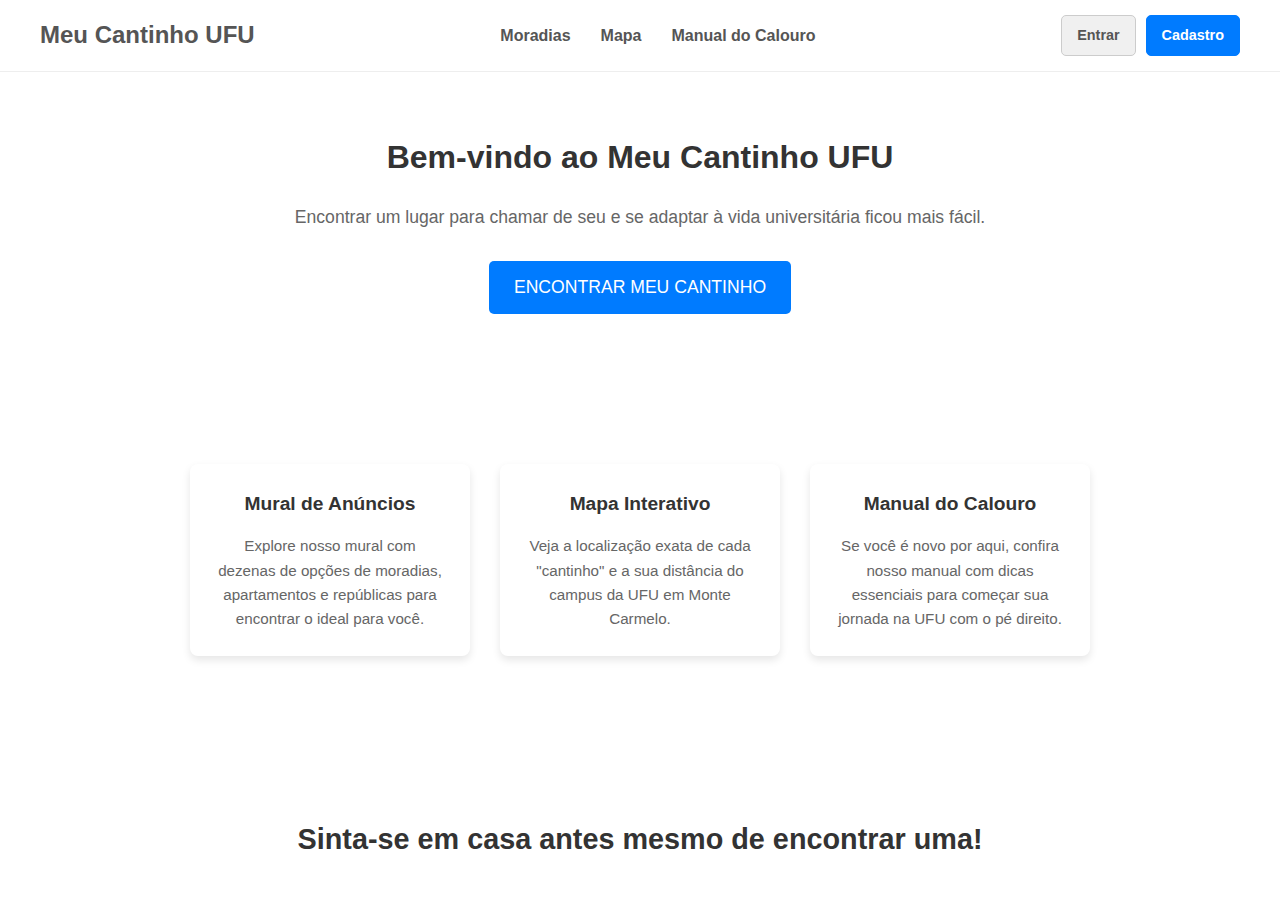
<file: index.html>
<!doctype html>
<html lang="pt-br">
    <head>
        <meta charset="UTF-8" />
        <meta name="viewport" content="width=device-width, initial-scale=1.0" />
        <title>Meu Cantinho UFU</title>

        <link rel="stylesheet" href="header.css" />
        <style>
            /* reset */
            * {
                box-sizing: border-box;
                margin: 0;
                padding: 0;
            }

            body {
                font-family: Arial, sans-serif;
                line-height: 1.6;
                color: #333;
            }

            /* main section */
            .main-content {
                text-align: center;
                padding: 60px 0; 
                margin-bottom: 30px; 
            }

            .main-content h1 {
                margin-bottom: 20px;
                color: #333;
            }

            .main-content p {
                margin-bottom: 30px;
                color: #666;
                font-size: 1.1em;
            }

            .main-button {
                display: inline-block;
                padding: 12px 25px;
                background-color: #007bff;
                color: white;
                text-decoration: none;
                border: none;
                border-radius: 5px;
                cursor: pointer;
                font-size: 1.1em;
                transition: background-color 0.3s ease;
            }

            .main-button:hover {
                background-color: #0056b3;
            }

            /* info section */
            .info {
                display: flex;
                flex-direction: row;
                justify-content: center;
                flex-wrap: wrap;
                gap: 30px;
                padding: 60px 0;
                max-width: 1200px;
                margin: 0 auto;
            }

            .info-card {
                width: 280px;
                padding: 25px;
                border-radius: 8px;
                box-shadow: 0 4px 8px rgba(0, 0, 0, 0.1);
                background-color: #fff;
                display: flex;
                flex-direction: column;
                align-items: center;
                text-align: center;
                transition: transform 0.2s ease-in-out;
            }

            .info-card:hover {
                transform: scale(1.02);
            }

            .info-card h4 {
                margin-bottom: 15px;
                color: #333;
                font-size: 1.2em;
            }

            .info-card p {
                text-align: center;
                color: #666;
                font-size: 0.95em;
            }

            /* final text */
            .final-text {
                text-align: center;
                padding: 60px 0;
                margin-top: 40px;
            }

            .final-text h2 {
                color: #333;
                font-size: 1.8em;
            }
        </style>
    </head>
    <body>
        <header>
            <a href="index.html"><h2>Meu Cantinho UFU</h2></a>

            <div class="menu">
                <a href="moradias.html">Moradias</a>
                <a href="mapa.html">Mapa</a>
                <a href="manual.html">Manual do Calouro</a>
            </div>

            <div class="user-auth logged-out" id="userAuthContainer">
                <div class="login-register-buttons">
                    <a href="#" class="auth-button">Entrar</a>
                    <a href="#" class="auth-button primary">Cadastro</a>
                </div>
                <div class="profile">
                    <a href="#">
                        <!-- <img src="imagem_perfil">  -->
                    </a>
                </div>
            </div>
        </header>
        <section class="main-content">
            <h1><b>Bem-vindo ao Meu Cantinho UFU</b></h1>
            <p>
                Encontrar um lugar para chamar de seu e se adaptar à vida
                universitária ficou mais fácil.
            </p>
            <a href="moradias.html" class="main-button"
                >ENCONTRAR MEU CANTINHO</a
            >
        </section>

        <section class="info">
            <div class="info-card">
                <h4><b>Mural de Anúncios</b></h4>
                <p>
                    Explore nosso mural com dezenas de opções de moradias,
                    apartamentos e repúblicas para encontrar o ideal para você.
                </p>
            </div>
            <div class="info-card">
                <h4><b>Mapa Interativo</b></h4>
                <p>
                    Veja a localização exata de cada "cantinho" e a sua
                    distância do campus da UFU em Monte Carmelo.
                </p>
            </div>
            <div class="info-card">
                <h4><b>Manual do Calouro</b></h4>
                <p>
                    Se você é novo por aqui, confira nosso manual com dicas
                    essenciais para começar sua jornada na UFU com o pé direito.
                </p>
            </div>
        </section>

        <section class="final-text">
            <h2>Sinta-se em casa antes mesmo de encontrar uma!</h2>
        </section>
    </body>
</html>
</file>
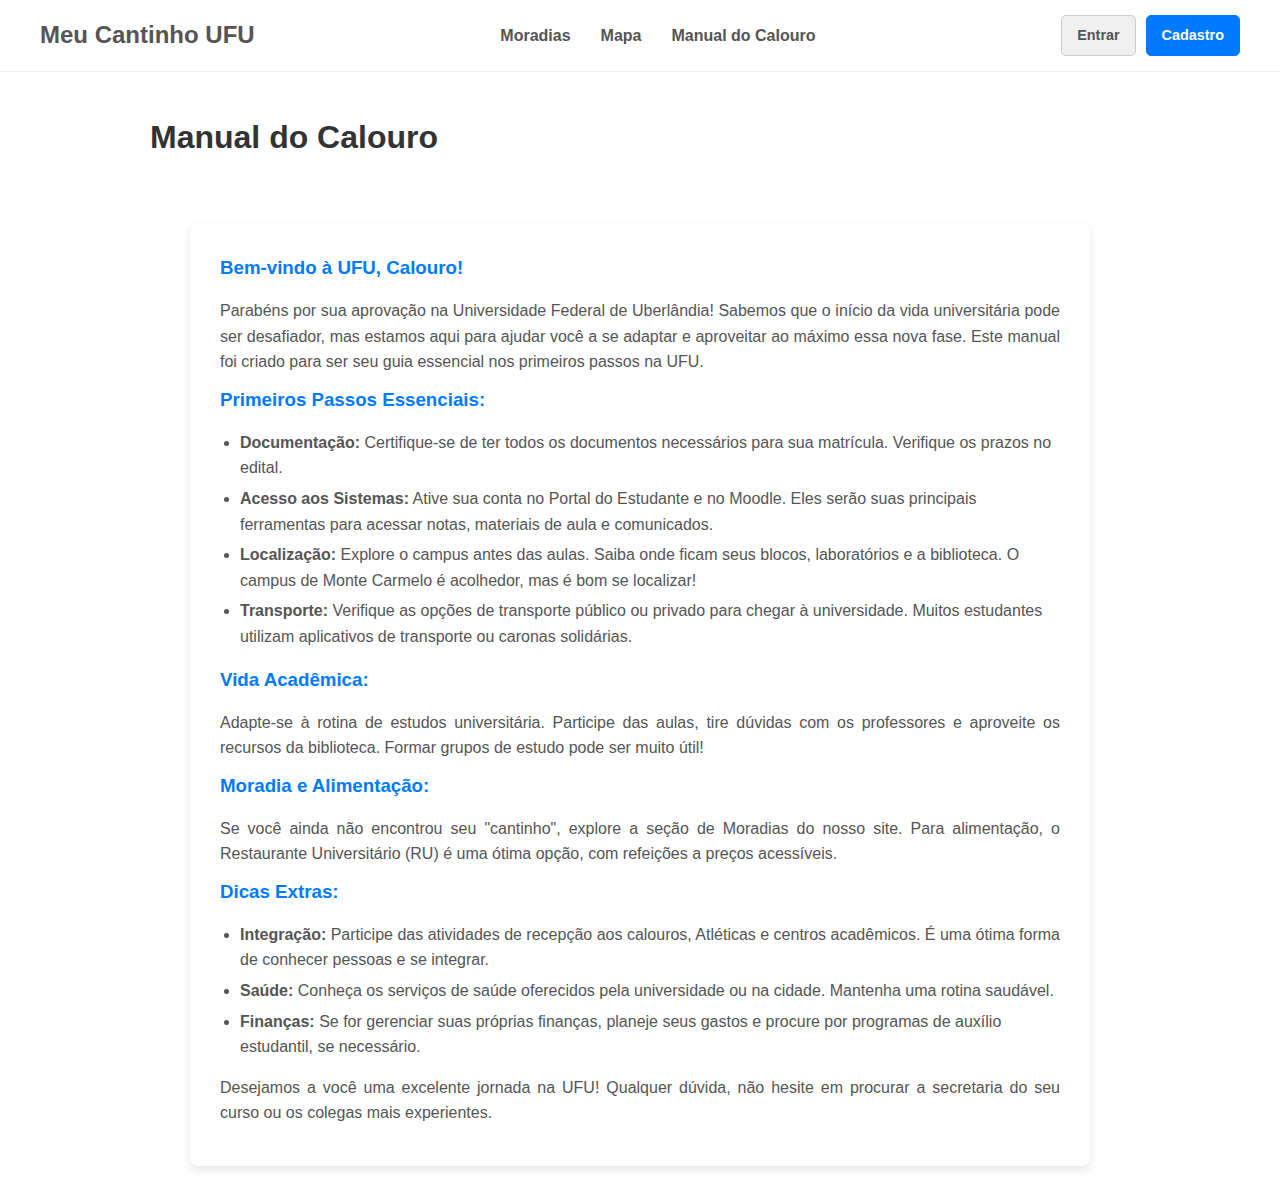
<file: manual.html>
<!doctype html>
<html lang="pt-br">
    <head>
        <meta charset="UTF-8" />
        <meta name="viewport" content="width=device-width, initial-scale=1.0" />
        <title>Meu Cantinho UFU - Manual do Calouro</title>

        <link rel="stylesheet" href="header.css" />
        <style>
            /* reset */
            * {
                box-sizing: border-box;
                margin: 0;
                padding: 0;
            }

            body {
                font-family: Arial, sans-serif;
                line-height: 1.6;
                color: #333;
            }

            /* container title */
            .container-title {
                padding: 40px 0px 40px 150px;
                color: #333;
            }

            /* main content container */
            .main-content {
                display: flex;
                justify-content: center;
                width: 100%;
                padding: 20px 0;
            }

            .content-wrapper {
                width: 80%;
                max-width: 900px;
                padding: 30px;
                background-color: #fff;
                border-radius: 8px;
                box-shadow: 0 4px 8px rgba(0, 0, 0, 0.1);
            }

            .content-wrapper h3 {
                margin-bottom: 15px;
                color: #007bff;
            }

            .content-wrapper p {
                margin-bottom: 10px;
                text-align: justify;
                color: #555;
            }

            .content-wrapper ul {
                list-style-type: disc;
                margin-left: 20px;
                margin-bottom: 15px;
                color: #555;
            }

            .content-wrapper li {
                margin-bottom: 5px;
            }
        </style>
    </head>
    <body>
        <header>
            <a href="index.html"><h2>Meu Cantinho UFU</h2></a>

            <div class="menu">
                <a href="moradias.html">Moradias</a>
                <a href="mapa.html">Mapa</a>
                <a href="manual.html">Manual do Calouro</a>
            </div>

            <div class="user-auth logged-out" id="userAuthContainer">
                <div class="login-register-buttons">
                    <a href="#" class="auth-button">Entrar</a>
                    <a href="#" class="auth-button primary">Cadastro</a>
                </div>
                <div class="profile">
                    <a href="#">
                        <!-- <img src="imagem_perfil">  -->
                    </a>
                </div>
            </div>
        </header>

        <h1 class="container-title">Manual do Calouro</h1>

        <section class="main-content">
            <div class="content-wrapper">
                <h3>Bem-vindo à UFU, Calouro!</h3>
                <p>
                    Parabéns por sua aprovação na Universidade Federal de
                    Uberlândia! Sabemos que o início da vida universitária pode
                    ser desafiador, mas estamos aqui para ajudar você a se
                    adaptar e aproveitar ao máximo essa nova fase. Este manual
                    foi criado para ser seu guia essencial nos primeiros passos
                    na UFU.
                </p>

                <h3>Primeiros Passos Essenciais:</h3>
                <ul>
                    <li>
                        <b>Documentação:</b> Certifique-se de ter todos os
                        documentos necessários para sua matrícula. Verifique os
                        prazos no edital.
                    </li>
                    <li>
                        <b>Acesso aos Sistemas:</b> Ative sua conta no Portal do
                        Estudante e no Moodle. Eles serão suas principais
                        ferramentas para acessar notas, materiais de aula e
                        comunicados.
                    </li>
                    <li>
                        <b>Localização:</b> Explore o campus antes das aulas.
                        Saiba onde ficam seus blocos, laboratórios e a
                        biblioteca. O campus de Monte Carmelo é acolhedor, mas é
                        bom se localizar!
                    </li>
                    <li>
                        <b>Transporte:</b> Verifique as opções de transporte
                        público ou privado para chegar à universidade. Muitos
                        estudantes utilizam aplicativos de transporte ou caronas
                        solidárias.
                    </li>
                </ul>

                <h3>Vida Acadêmica:</h3>
                <p>
                    Adapte-se à rotina de estudos universitária. Participe das
                    aulas, tire dúvidas com os professores e aproveite os
                    recursos da biblioteca. Formar grupos de estudo pode ser
                    muito útil!
                </p>

                <h3>Moradia e Alimentação:</h3>
                <p>
                    Se você ainda não encontrou seu "cantinho", explore a seção
                    de Moradias do nosso site. Para alimentação, o Restaurante
                    Universitário (RU) é uma ótima opção, com refeições a preços
                    acessíveis.
                </p>

                <h3>Dicas Extras:</h3>
                <ul>
                    <li>
                        <b>Integração:</b> Participe das atividades de recepção
                        aos calouros, Atléticas e centros acadêmicos. É uma
                        ótima forma de conhecer pessoas e se integrar.
                    </li>
                    <li>
                        <b>Saúde:</b> Conheça os serviços de saúde oferecidos
                        pela universidade ou na cidade. Mantenha uma rotina
                        saudável.
                    </li>
                    <li>
                        <b>Finanças:</b> Se for gerenciar suas próprias
                        finanças, planeje seus gastos e procure por programas de
                        auxílio estudantil, se necessário.
                    </li>
                </ul>

                <p>
                    Desejamos a você uma excelente jornada na UFU! Qualquer
                    dúvida, não hesite em procurar a secretaria do seu curso ou
                    os colegas mais experientes.
                </p>
            </div>
        </section>
    </body>
</html>
</file>
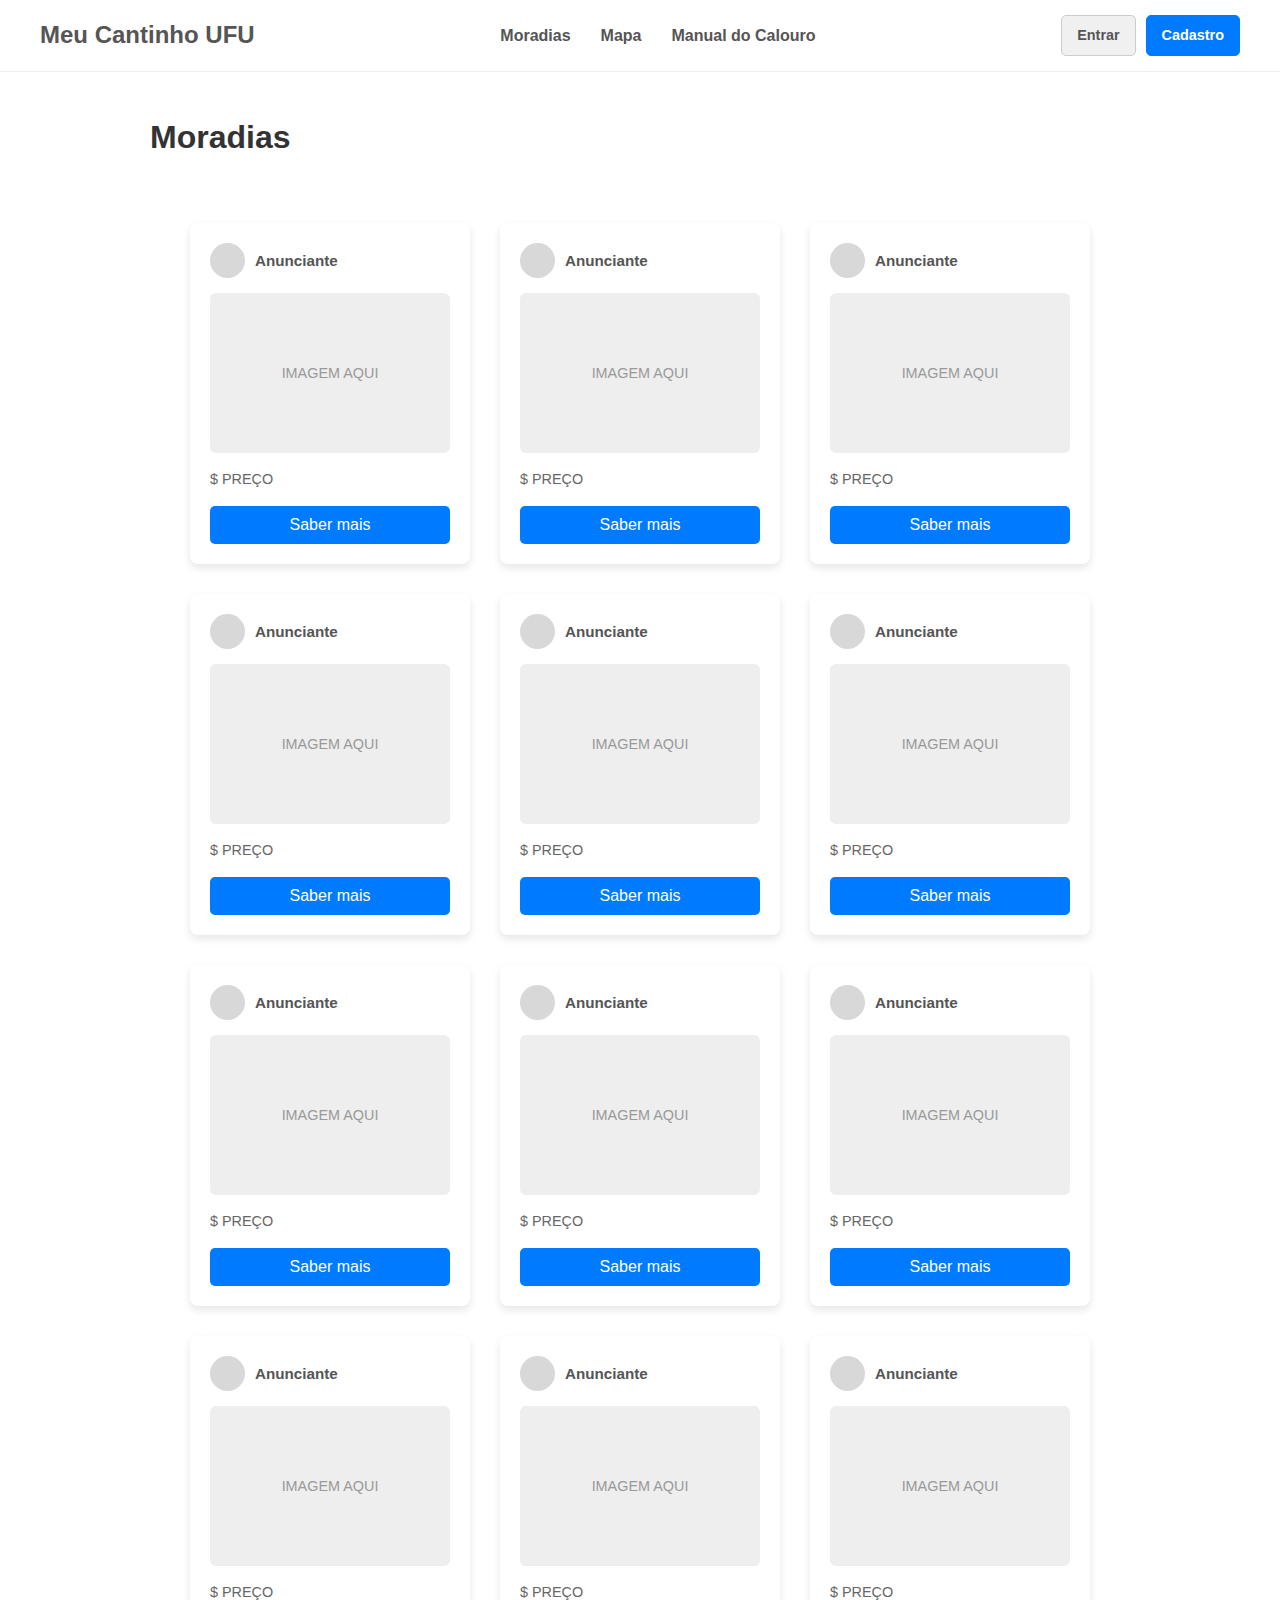
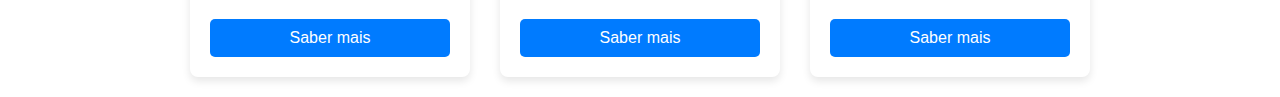
<file: moradias.html>
<!doctype html>
<html lang="pt-br">
    <head>
        <meta charset="UTF-8" />
        <meta name="viewport" content="width=device-width, initial-scale=1.0" />
        <title>Meu Cantinho UFU - Moradias</title>

        <link rel="stylesheet" href="header.css" />
        <style>
            /* reset */
            * {
                box-sizing: border-box;
                margin: 0;
                padding: 0;
            }

            body {
                font-family: Arial, sans-serif;
                line-height: 1.6;
                color: #333;
            }

            /* container settings */
            .container-title {
                padding: 40px 0px 40px 150px;
                color: #333;
            }

            .main {
                display: flex;
                justify-content: center;
                width: 100%;
                padding: 20px 0;
            }

            /* Card styles */
            .container {
                display: flex;
                flex-wrap: wrap;
                justify-content: center;
                gap: 30px;
                width: 80%;
                max-width: 1200px;
            }

            .card {
                width: 280px;
                padding: 20px;
                border-radius: 8px;
                box-shadow: 0 4px 8px rgba(0, 0, 0, 0.1);
                background-color: #fff;
                display: flex;
                flex-direction: column;
                justify-content: space-between;
                transition: transform 0.2s ease-in-out;
            }

            .card:hover {
                transform: scale(1.02);
            }

            .card a {
                text-decoration: none;
                color: inherit;
            }

            .card-header {
                display: flex;
                align-items: center;
                margin-bottom: 15px;
            }

            .card-profile {
                background: #d8d8d8;
                border-radius: 50%;
                width: 35px;
                height: 35px;
                margin-right: 10px;
            }

            .card-header b {
                color: #555;
                font-size: 0.95em;
            }

            .card-image {
                background: #eee;
                border-radius: 6px;
                width: 100%;
                height: 160px;
                margin-bottom: 15px;
                display: flex;
                align-items: center;
                justify-content: center;
                color: #999;
                font-size: 0.9em;
            }

            .card-info div {
                margin-bottom: 8px;
                font-size: 0.9em;
                color: #666;
            }

            .card-info div:last-child {
                margin-bottom: 0;
            }

            .card-button {
                margin-top: 15px;
                padding: 10px 15px;
                width: 100%;
                background-color: #007bff;
                color: white;
                border: none;
                border-radius: 5px;
                cursor: pointer;
                font-size: 1em;
                transition: background-color 0.3s ease;
            }

            .card-button:hover {
                background-color: #0056b3;
            }

            /* saiba mais overlay - tela de saiba mais*/
            #saiba-mais-overlay {
                position: fixed;
                top: 0;
                left: 0;
                width: 100%;
                height: 100%;
                background-color: rgba(0, 0, 0, 0.5);
                display: none;
                justify-content: center;
                align-items: center;
                z-index: 1000;
            }

            .saiba-mais {
                display: flex;
                flex-direction: row;
                background-color: #fff;
                border-radius: 8px;
                box-shadow: 0 4px 15px rgba(0, 0, 0, 0.1);
                max-width: 900px;
                width: 90%;
                overflow: hidden;
            }

            .saiba-mais-close-div {
                display: flex;
                justify-content: right;
            }

            .saiba-mais-close {
                background: none;
                border: none;
                font-size: 24px;
                cursor: pointer;
                color: #555;
            }

            .saiba-mais-image {
                width: 100%;
                height: 250px;
                background-color: #eee;
                margin-bottom: 20px;
                display: flex;
                justify-content: center;
                align-items: center;
                color: #999;
                font-size: 1.1em;
                border-radius: 5px;
            }

            .saiba-mais-imagem {
                flex: 1; 
                min-width: 300px; 
                background-color: #eee; 
                display: flex;
                align-items: center;
                justify-content: center;
                color: #999;
                font-size: 1.2em;
                padding: 20px;
            }

            .saiba-mais-imagem img {
                max-width: 100%;
                height: auto;
                display: block;
                border-radius: 6px; 
            }

            .saiba-mais-detalhes {
                flex: 1; 
                min-width: 300px; 
                padding: 30px;
                display: flex;
                flex-direction: column;
                justify-content: space-between;
            }

            .saiba-mais-detalhes .detail-header {
                display: flex;
                align-items: center;
                margin-bottom: 20px;
            }

            .saiba-mais-detalhes .detail-profile {
                background: #d8d8d8;
                border-radius: 50%;
                width: 40px;
                height: 40px;
                margin-right: 15px;
            }

            .saiba-mais-detalhes .detail-header b {
                color: #333;
                font-size: 1.1em;
            }

            .saiba-mais-detalhes .detail-item {
                margin-bottom: 10px;
                color: #555;
                font-size: 0.95em;
            }

            .saiba-mais-detalhes .detail-price {
                font-size: 1.3em;
                font-weight: bold;
                color: #007bff;
                margin-top: 15px;
                margin-bottom: 20px;
            }

            .saiba-mais-detalhes .detail-description {
                margin-top: 15px;
                margin-bottom: 25px;
                text-align: justify;
                color: #666;
            }
        </style>
    </head>
    <body>

        <!-- tela de saiba mais -->
        <div id="saiba-mais-overlay">
            <div class="saiba-mais">
                <div class="saiba-mais-imagem">
                    <!-- A meta é ter um carrossel de imagens aqui -->
                    IMAGEM DA MORADIA AQUI
                </div>

                <div class="saiba-mais-detalhes">
                    <div>
                        <div class="saiba-mais-close-div">
                            <button
                                class="saiba-mais-close"
                                onclick="closeOverlay()"
                            >
                                &times;
                            </button>
                        </div>

                        <div class="detail-header">
                            <div class="detail-profile"></div>
                            <b>Anunciante</b>
                        </div>

                        <div class="detail-item">
                            <b>Localização:</b> Rua Exemplo, 123 - Bairro Teste,
                            Monte Carmelo - MG
                        </div>
                        <div class="detail-item">
                            <b>Tipo:</b> Apartamento Compartilhado (2 Quartos)
                        </div>
                        <div class="detail-item">
                            <b>Vagas:</b> 1 vaga disponível
                        </div>
                        <div class="detail-item">
                            <b>Características:</b> Mobiliado, Wi-Fi, Próximo à
                            UFU
                        </div>

                        <div class="detail-description">
                            <p>
                                Este é um espaço confortável e bem localizado,
                                ideal para estudantes. O apartamento possui dois
                                quartos, sala, cozinha e banheiro. O quarto
                                disponível é individual e já vem mobiliado com
                                cama, guarda-roupa e escrivaninha. Ambiente
                                tranquilo, perfeito para focar nos estudos.
                            </p>
                        </div>
                    </div>

                    <div class="detail-price">
                        R$ 750,00 / mês (inclui condomínio e internet)
                    </div>

                    <a href="#" class="contact-button">Entrar em Contato</a>
                </div>
            </div>
        </div>

        <header>
            <a href="index.html"><h2>Meu Cantinho UFU</h2></a>

            <div class="menu">
                <a href="moradias.html">Moradias</a>
                <a href="mapa.html">Mapa</a>
                <a href="manual.html">Manual do Calouro</a>
            </div>

            <div class="user-auth logged-out" id="userAuthContainer">
                <div class="login-register-buttons">
                    <a href="#" class="auth-button">Entrar</a>
                    <a href="#" class="auth-button primary">Cadastro</a>
                </div>
                <div class="profile">
                    <a href="#">
                        <!-- <img src="imagem_perfil">  -->
                    </a>
                </div>
            </div>
        </header>

        <h1 class="container-title">Moradias</h1>
        <section class="main">
            <section class="container">
                <div class="card">
                    <a href="#">
                        <div class="card-header">
                            <div class="card-profile"></div>
                            <b>Anunciante</b>
                        </div>
                    </a>

                    <div class="card-image">IMAGEM AQUI</div>

                    <div class="card-info">
                        <div>$ PREÇO</div>
                    </div>

                    <button class="card-button" onclick="showOverlay()">
                        Saber mais
                    </button>
                </div>

                <div class="card">
                    <a href="#">
                        <div class="card-header">
                            <div class="card-profile"></div>
                            <b>Anunciante</b>
                        </div>
                    </a>

                    <div class="card-image">IMAGEM AQUI</div>

                    <div class="card-info">
                        <div>$ PREÇO</div>
                    </div>

                    <button class="card-button" onclick="showOverlay()">
                        Saber mais
                    </button>
                </div>

                <div class="card">
                    <a href="#">
                        <div class="card-header">
                            <div class="card-profile"></div>
                            <b>Anunciante</b>
                        </div>
                    </a>

                    <div class="card-image">IMAGEM AQUI</div>

                    <div class="card-info">
                        <div>$ PREÇO</div>
                    </div>

                    <button class="card-button" onclick="showOverlay()">
                        Saber mais
                    </button>
                </div>

                <div class="card">
                    <a href="#">
                        <div class="card-header">
                            <div class="card-profile"></div>
                            <b>Anunciante</b>
                        </div>
                    </a>

                    <div class="card-image">IMAGEM AQUI</div>

                    <div class="card-info">
                        <div>$ PREÇO</div>
                    </div>

                    <button class="card-button" onclick="showOverlay()">
                        Saber mais
                    </button>
                </div>

                <div class="card">
                    <a href="#">
                        <div class="card-header">
                            <div class="card-profile"></div>
                            <b>Anunciante</b>
                        </div>
                    </a>

                    <div class="card-image">IMAGEM AQUI</div>

                    <div class="card-info">
                        <div>$ PREÇO</div>
                    </div>

                    <button class="card-button" onclick="showOverlay()">
                        Saber mais
                    </button>
                </div>

                <div class="card">
                    <a href="#">
                        <div class="card-header">
                            <div class="card-profile"></div>
                            <b>Anunciante</b>
                        </div>
                    </a>

                    <div class="card-image">IMAGEM AQUI</div>

                    <div class="card-info">
                        <div>$ PREÇO</div>
                    </div>

                    <button class="card-button" onclick="showOverlay()">
                        Saber mais
                    </button>
                </div>

                <div class="card">
                    <a href="#">
                        <div class="card-header">
                            <div class="card-profile"></div>
                            <b>Anunciante</b>
                        </div>
                    </a>

                    <div class="card-image">IMAGEM AQUI</div>

                    <div class="card-info">
                        <div>$ PREÇO</div>
                    </div>

                    <button class="card-button" onclick="showOverlay()">
                        Saber mais
                    </button>
                </div>

                <div class="card">
                    <a href="#">
                        <div class="card-header">
                            <div class="card-profile"></div>
                            <b>Anunciante</b>
                        </div>
                    </a>

                    <div class="card-image">IMAGEM AQUI</div>

                    <div class="card-info">
                        <div>$ PREÇO</div>
                    </div>

                    <button class="card-button" onclick="showOverlay()">
                        Saber mais
                    </button>
                </div>

                <div class="card">
                    <a href="#">
                        <div class="card-header">
                            <div class="card-profile"></div>
                            <b>Anunciante</b>
                        </div>
                    </a>

                    <div class="card-image">IMAGEM AQUI</div>

                    <div class="card-info">
                        <div>$ PREÇO</div>
                    </div>

                    <button class="card-button" onclick="showOverlay()">
                        Saber mais
                    </button>
                </div>

                <div class="card">
                    <a href="#">
                        <div class="card-header">
                            <div class="card-profile"></div>
                            <b>Anunciante</b>
                        </div>
                    </a>

                    <div class="card-image">IMAGEM AQUI</div>

                    <div class="card-info">
                        <div>$ PREÇO</div>
                    </div>

                    <button class="card-button" onclick="showOverlay()">
                        Saber mais
                    </button>
                </div>

                <div class="card">
                    <a href="#">
                        <div class="card-header">
                            <div class="card-profile"></div>
                            <b>Anunciante</b>
                        </div>
                    </a>

                    <div class="card-image">IMAGEM AQUI</div>

                    <div class="card-info">
                        <div>$ PREÇO</div>
                    </div>

                    <button class="card-button" onclick="showOverlay()">
                        Saber mais
                    </button>
                </div>

                <div class="card">
                    <a href="#">
                        <div class="card-header">
                            <div class="card-profile"></div>
                            <b>Anunciante</b>
                        </div>
                    </a>

                    <div class="card-image">IMAGEM AQUI</div>

                    <div class="card-info">
                        <div>$ PREÇO</div>
                    </div>

                    <button class="card-button" onclick="showOverlay()">
                        Saber mais
                    </button>
                </div>
            </section>
        </section>

        <script>
            function addAd() {
                document.getElementsByClassName("container")[0].innerHTML +=
                    "<div class='card'><a href='#'><div class='card-header'><div class='card-profile'></div><b>Anunciante</b></div></a><div class='card-image'>IMAGEM AQUI</div><div class='card-info'><div>$ PREÇO</div></div><button class='card-button' onclick='showOverlay()'>Saber mais</button></div>";
            }

            function closeOverlay() {
                document.getElementById("saiba-mais-overlay").style.display =
                    "none";
            }

            function showOverlay() {
                document.getElementById("saiba-mais-overlay").style.display =
                    "flex";
            }
        </script>
    </body>
</html>
</file>
<file: header.css>
/* header */
header {
    padding: 15px 40px; /* Adjusted padding */
    display: flex;
    justify-content: space-between;
    align-items: center; /* Added for vertical alignment */
    border-bottom: 1px solid #eee; /* Subtle separator */
}

header a {
    text-decoration: none;
    color: #555;
    font-weight: bold;
    transition: color 0.3s ease;
}

header a:hover {
    color: #007bff;
}

.login-register-buttons {
    display: flex;
    gap: 10px; /* Space between buttons */
}

.auth-button {
    padding: 8px 15px;
    background-color: #f0f0f0; /* Light background for default button */
    color: #555;
    border: 1px solid #ccc;
    border-radius: 5px;
    text-decoration: none;
    font-size: 0.9em;
    transition:
        background-color 0.3s ease,
        border-color 0.3s ease;
}

.auth-button:hover {
    background-color: #e0e0e0;
    border-color: #bbb;
}

.auth-button.primary {
    background-color: #007bff;
    color: white;
    border-color: #007bff;
}

.auth-button.primary:hover {
    background-color: #0056b3;
    border-color: #0056b3;
}

/* Display logic for logged in/out states */
.user-auth.logged-out .profile {
    display: none;
}

.user-auth.logged-in .login-register-buttons {
    display: none;
}

.profile {
    display: flex;
    align-items: center;
    justify-content: center;
}

.profile a {
    width: 45px; /* Slightly smaller */
    height: 45px; /* Slightly smaller */
    background: #ccc; /* Lighter background for profile placeholder */
    border-radius: 50%;
    display: block; /* Ensure it takes full width/height for content */
}

.menu {
    display: flex;
    align-items: center;
    justify-content: center;
}

.menu a {
    padding: 0px 15px; /* Adjusted padding */
    text-decoration: none; /* Remove underline */
    color: #555; /* Default link color */
    font-weight: bold;
    transition: color 0.3s ease;
}

.menu a:hover {
    color: #007bff; /* Hover effect */
}
</file>
